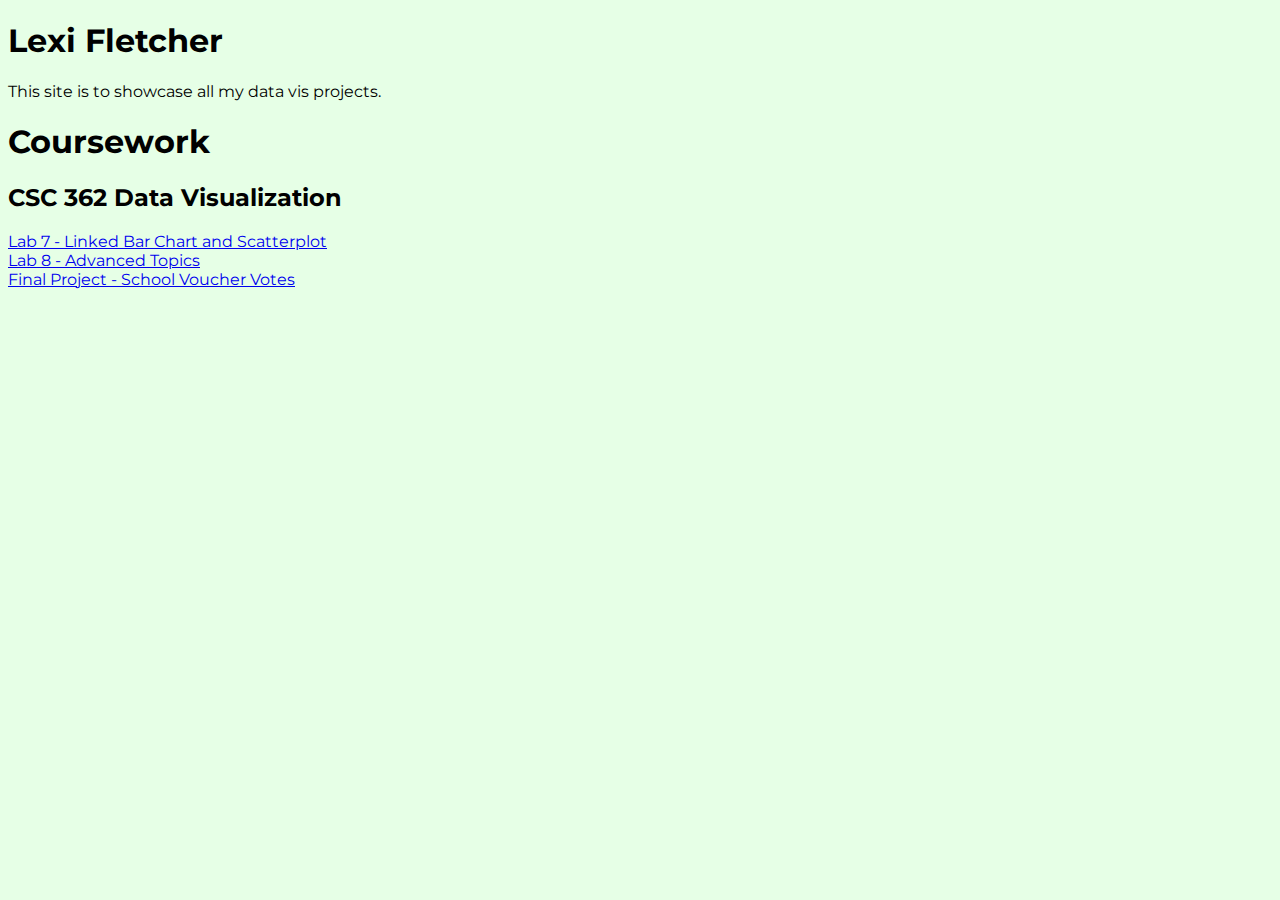
<file: index.html>
<!DOCTYPE html>
<html>
<head>
    <link href="https://fonts.googleapis.com/css2?family=Montserrat:ital,wght@0,100..900;1,100..900&display=swap" rel="stylesheet">
    <style>
        body {
            font-family: 'Montserrat', sans-serif;
            background-color: #e6ffe6;
        }
    </style>
    <title>Lexi Fletcher</title>
</head>
<body> 
    <h1>Lexi Fletcher</h1> 
    <p>This site is to showcase all my data vis projects.</p>
    <h1>Coursework</h1>
    <h2>CSC 362 Data Visualization</h2>
    <a href="lab7/trails-skeleton/index.html" target="_blank">Lab 7 - Linked Bar Chart and Scatterplot</a>
    <br>
    <a href="lab8/index.html" target="_blank">Lab 8 - Advanced Topics</a>
    <br>
    <a href="final/index.html" target="_blank">Final Project - School Voucher Votes</a>
    <br>
    
</body>
</html>
</file>
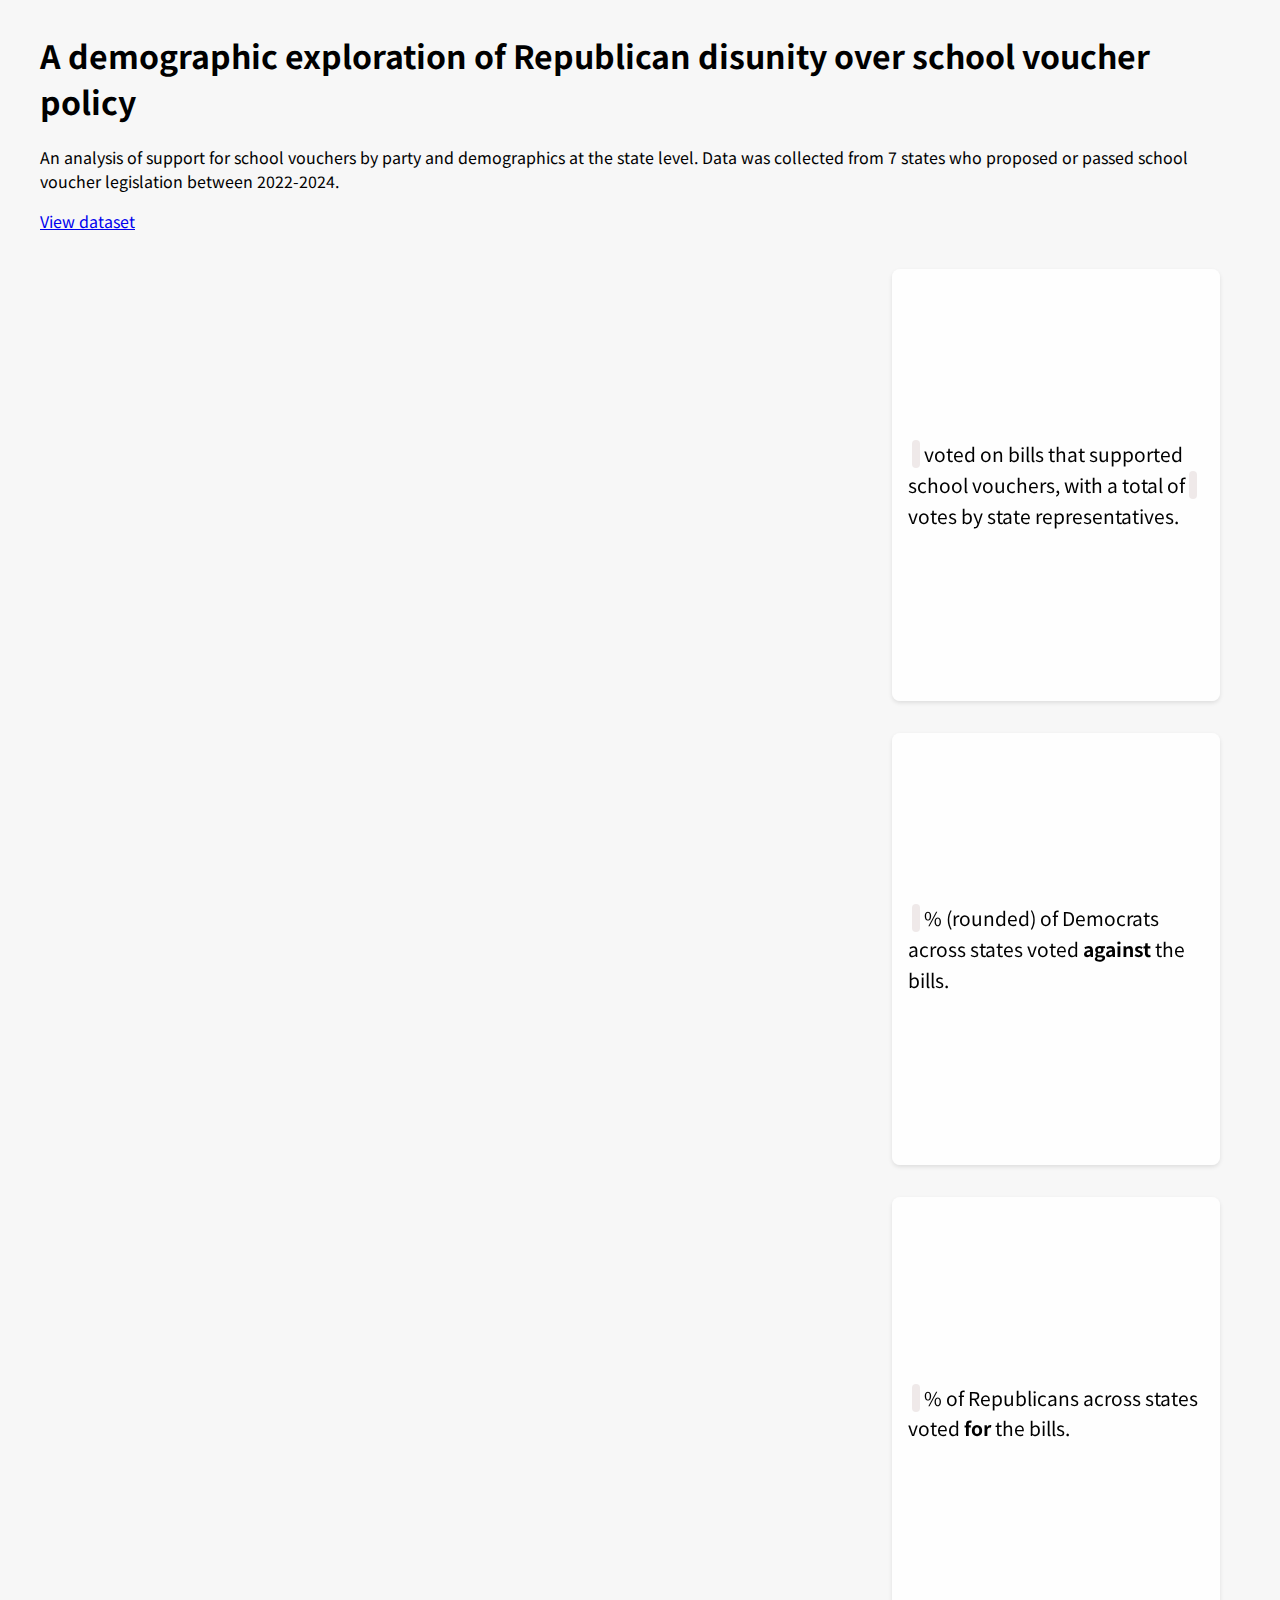
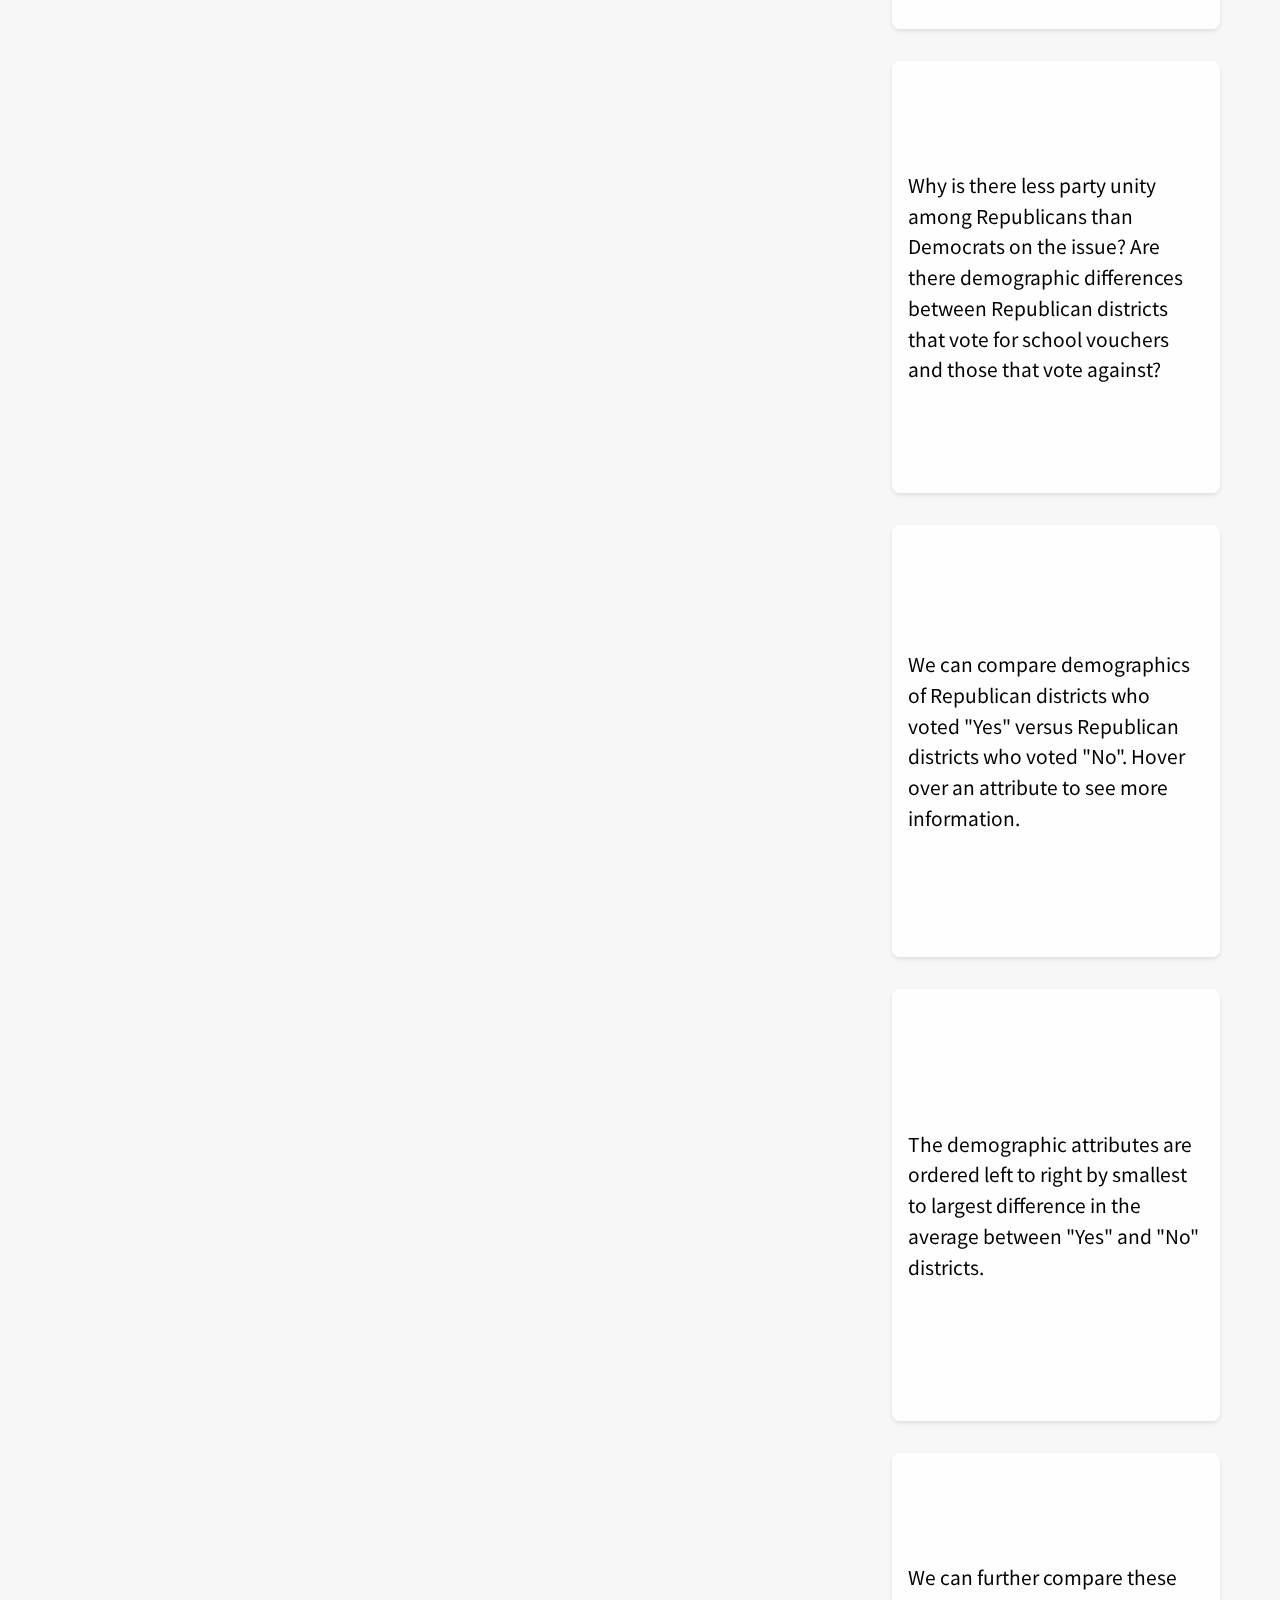
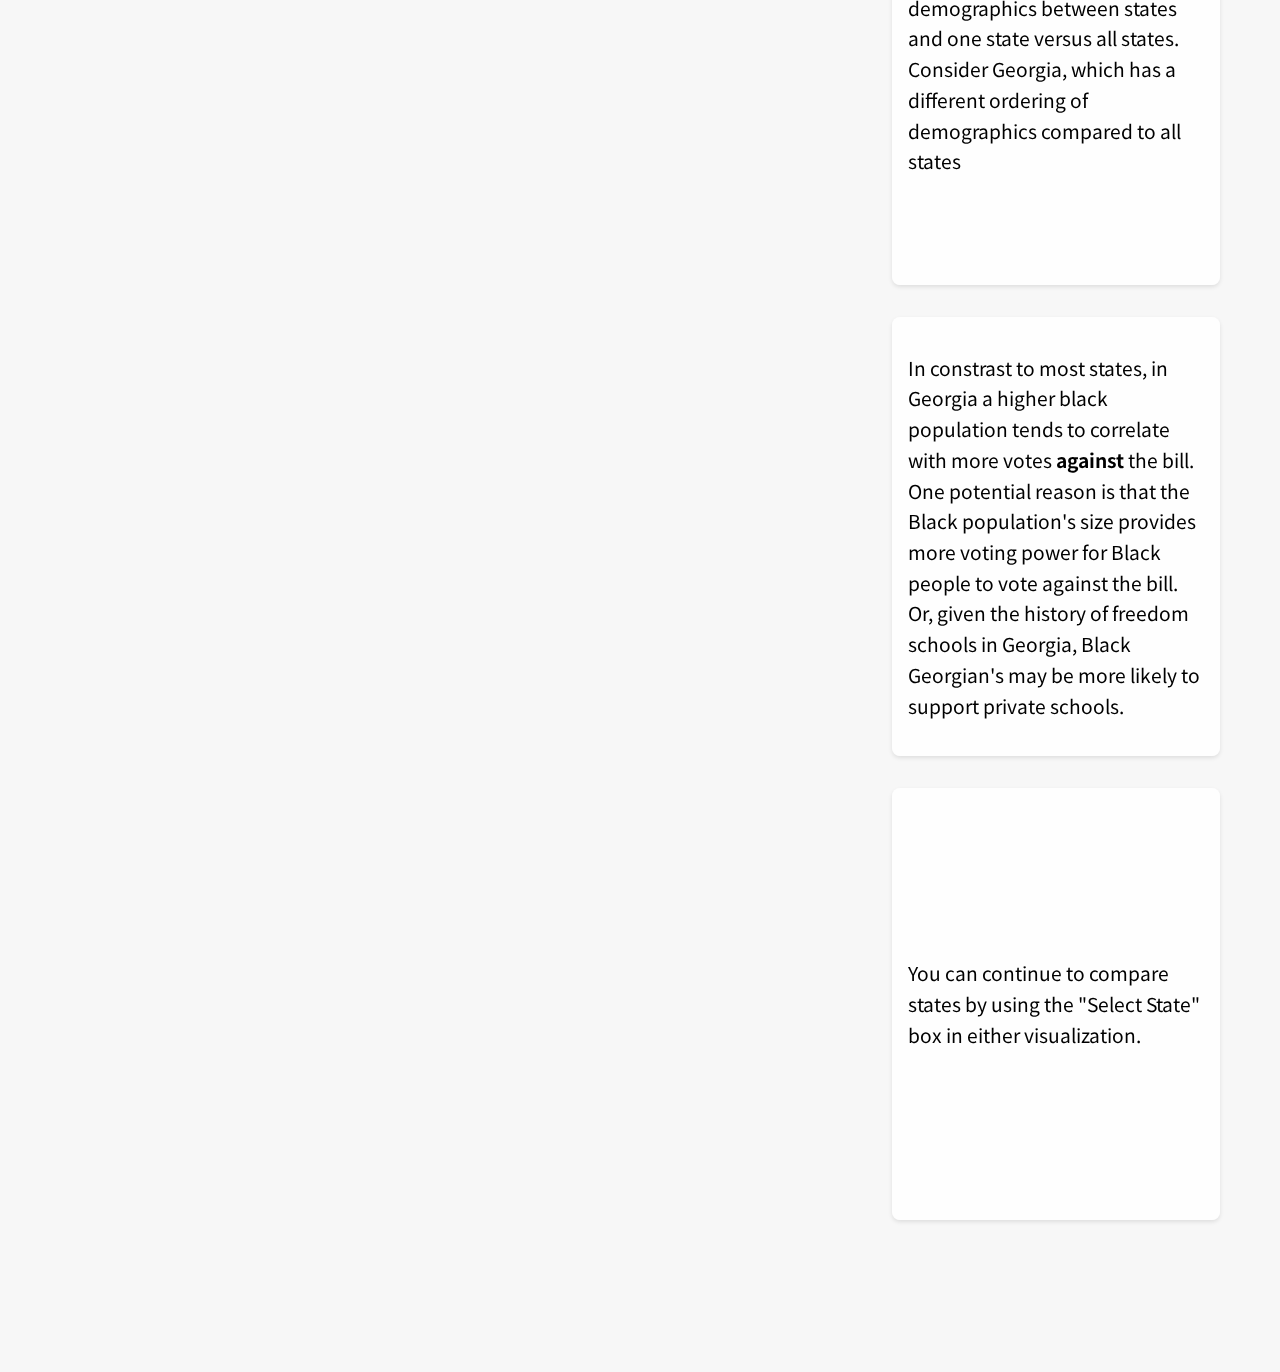
<file: final/index.html>
<!DOCTYPE html>
<html lang="en">
<head>
    <title>Voting Distribution Visualization</title>
    <link rel="icon" href="data:;base64,iVBORwOKGO=" />
    <link rel="stylesheet" href="css/style.css">
    <link href="https://fonts.googleapis.com/css2?family=Noto+Sans+JP:wght@400;500;700&display=swap" rel="stylesheet">
</head>
<body> 
    <div class="page" role="main">
        <header class="header" role="banner">
            <h1>A demographic exploration of Republican disunity over school voucher policy</h1>
            <p class="subtitle">An analysis of support for school vouchers by party and demographics at the state level. Data was collected from 7 states who proposed or passed school voucher legislation between 2022-2024.</p>
            <p><a href="data.html">View dataset</a></p>
        </header>

        <div class="container">
            <div id="vis" role="region" aria-label="Interactive visualization of voting distribution"></div>
            <div id="prose" role="complementary" aria-label="Analysis and context">
                <div class="step" id="step0" role="region" aria-label="Overview of voting statistics">
                    <p><span class="count" id="state-count" aria-label="Number of states"></span> voted on bills that supported school vouchers, with a total of <span class="count" id="assignment-count" aria-label="Total number of votes"></span> votes by state representatives.</p>
                </div>
                <div class="step" id="step1" role="region" aria-label="Democrat voting statistics">
                    <p><span class="count" id="democrat-no" aria-label="Percentage of Democrats voting against"></span>% (rounded) of Democrats across states voted <strong>against</strong> the bills.</p>
                </div>
                <div class="step" id="step2" role="region" aria-label="Republican voting statistics">
                    <p><span class="count" id="republican-yes" aria-label="Percentage of Republicans voting for"></span>% of Republicans across states voted <strong>for</strong> the bills.</p>
                </div>
                <div class="step" id="step3" role="region" aria-label="Analysis question">
                    <p> Why is there less party unity among Republicans than Democrats on the issue? Are there demographic differences between Republican districts that vote for school vouchers and those that vote against?</p>
                </div>
                <div class="step" id="step4" role="region" aria-label="Demographic comparison explanation">
                    <p>We can compare demographics of Republican districts who voted "Yes" versus Republican districts who voted "No". Hover over an attribute to see more information.</p>
                </div>
                <div class="step" id="step5" role="region" aria-label="Attribute ordering explanation">
                    <p>The demographic attributes are ordered left to right by smallest to largest difference in the average between "Yes" and "No" districts.</p>
                </div>
                <div class="step" id="step6" role="region" aria-label="State comparison explanation">
                    <p>We can further compare these demographics between states and one state versus all states. Consider Georgia, which has a different ordering of demographics compared to all states</p>
                </div>
                <div class="step" id="step7" role="region" aria-label="Georgia specific analysis">
                    <p>In constrast to most states, in Georgia a higher black population tends to correlate with more votes <strong>against</strong> the bill. One potential reason is that the Black population's size provides more voting power for Black people to vote against the bill. Or, given the history of freedom schools in Georgia, Black Georgian's may be more likely to support private schools. </p>
                </div>
                <div class="step" id="step8" role="region" aria-label="State selection instructions">
                    <p>You can continue to compare states by using the "Select State" box in either visualization.</p>
                </div>
            </div>
        </div>
    </div>

    <script src="https://d3js.org/d3.v7.min.js"></script>
    <script src="js/stacked-barchart.js"></script>
    <script src="js/parallel-coords.js"></script>
    <script src="js/noframework.waypoints.min.js"></script>
    <script src="js/scrollerVis.js"></script>
    <script src="js/main.js"></script>
</body>
</html>
</file>
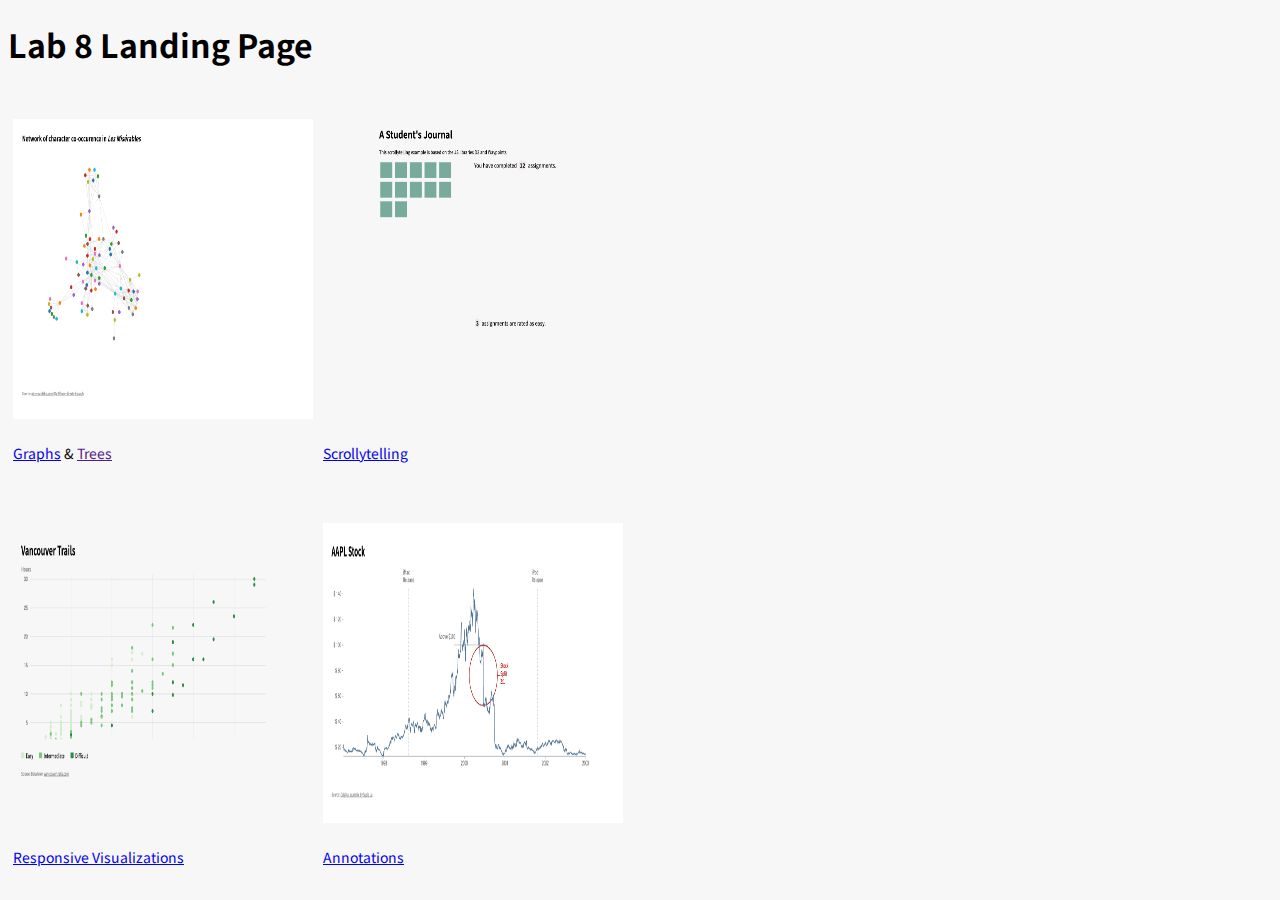
<file: lab8/index.html>
<!DOCTYPE html>
<html lang="en">
<head>
    <meta charset="UTF-8">
    <meta name="viewport" content="width=device-width, initial-scale=1.0">
    <title>Lab 8</title>
    <link rel="stylesheet" href="css/style.css">
    <link href="https://fonts.googleapis.com/css2?family=Noto+Sans+JP:wght@400;500;700&display=swap" rel="stylesheet">
</head>
<body>
    <h1>Lab 8 Landing Page</h1>
    <style type="text/css">
        </style>
        <table class="tg">
        <thead>
          <tr>
            <th class="tg-0pky"><br><img src="images/graphs.png" alt="A network of Les Mis characters." width="300" height="300"></th>
            <th class="tg-0pky"><br><img src="images/scrollytelling.png" alt="A scrollyteller about class assignments." width="300" height="300"></th>
          </tr>
        </thead>
        <tbody>
          <tr>
            <td class="tg-0pky"><a href="graphs/index.html">Graphs</a> & <a href="">Trees</a></td>
            <td class="tg-0pky"><a href="scrollytelling/index.html">Scrollytelling</a></td>
          </tr>
          <tr>
            <td class="tg-0lax"></td>
            <td class="tg-0lax"></td>
          </tr>
          <tr>
            <td class="tg-0pky"><br><img src="images/responsive.png" alt="A scatterplot that responds to resizing." width="300" height="300"></td>
            <td class="tg-0pky"><br><img src="images/annotations.png" alt="A line graph showing example annotations." width="300" height="300"></td>
          </tr>
          <tr>
            <td class="tg-0pky"><a href="responsive/index.html">Responsive Visualizations</a></td>
            <td class="tg-0pky"><a href="annotations/index.html">Annotations</a></td>
          </tr>
        </tbody>
        </table>
</body>
</html>
</file>
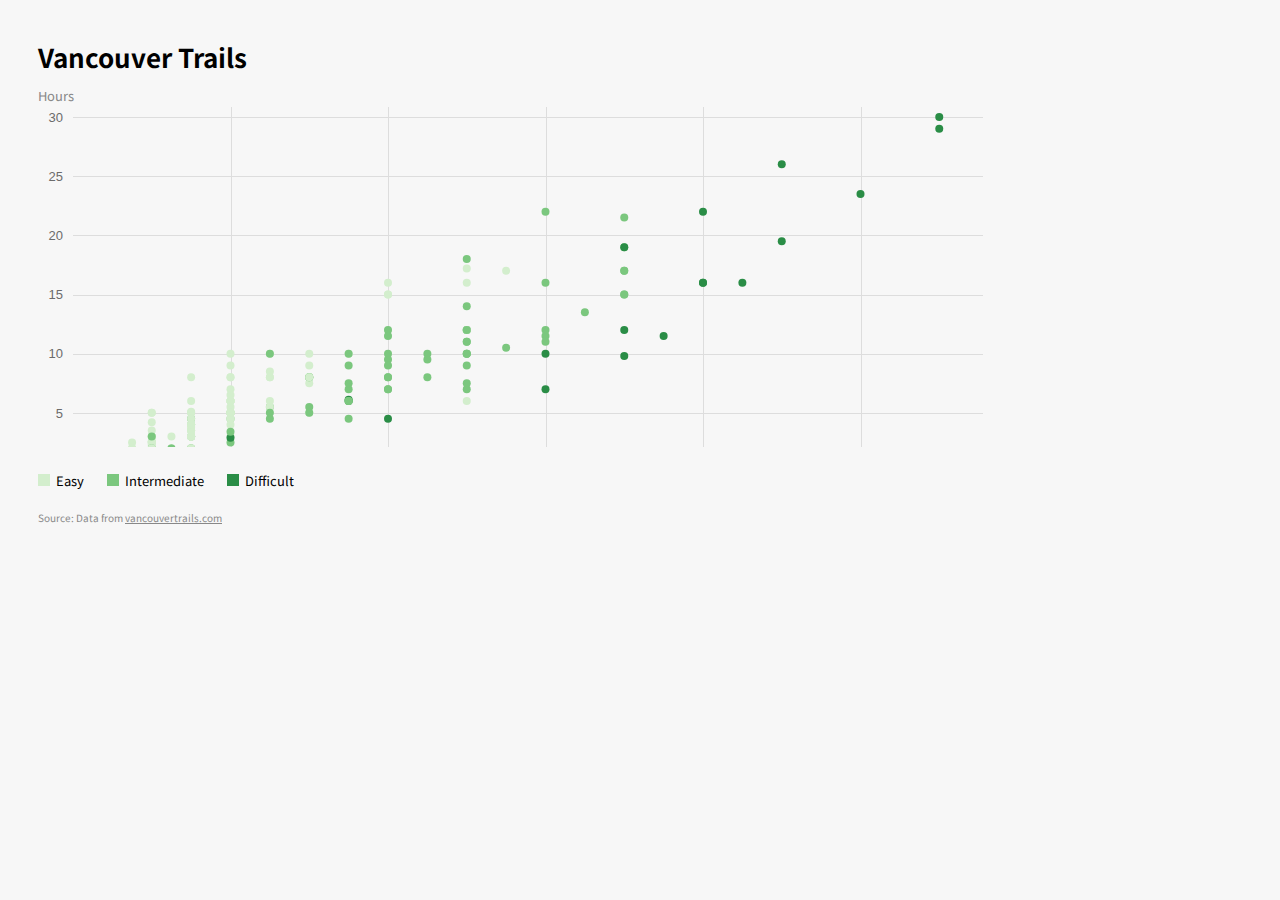
<file: responsive/index.html>
<!DOCTYPE html>
<html>
<head>
    <title>D3 Responsive Scatter Plot</title>
    <link rel="icon" href="data:;base64,iVBORwOKGO=" />
    <link rel="stylesheet" href="css/style.css">
    <link href="https://fonts.googleapis.com/css2?family=Noto+Sans+JP:wght@500;700&display=swap" rel="stylesheet">
</head>
<body> 
    <h1>Vancouver Trails</h1>
    
    <div id="scatterplot"></div>

    <ul class="legend">
        <li class="legend-btn" data-difficulty="Easy"><span class="legend-symbol"></span> Easy</li>
        <li class="legend-btn" data-difficulty="Intermediate"><span class="legend-symbol"></span> Intermediate</li>
        <li class="legend-btn" data-difficulty="Difficult"><span class="legend-symbol"></span> Difficult</li>
    </ul>

    <div class="source">
        Source: Data from <a href="https://vancouvertrails.com/trails/">vancouvertrails.com</a>
    </div>

    <div id="tooltip"></div>
    
    <script src="js/d3.v6.min.js"></script>
    <script src="js/scatterplot.js"></script>
    <script src="js/main.js"></script>
</body>
</html>
</file>
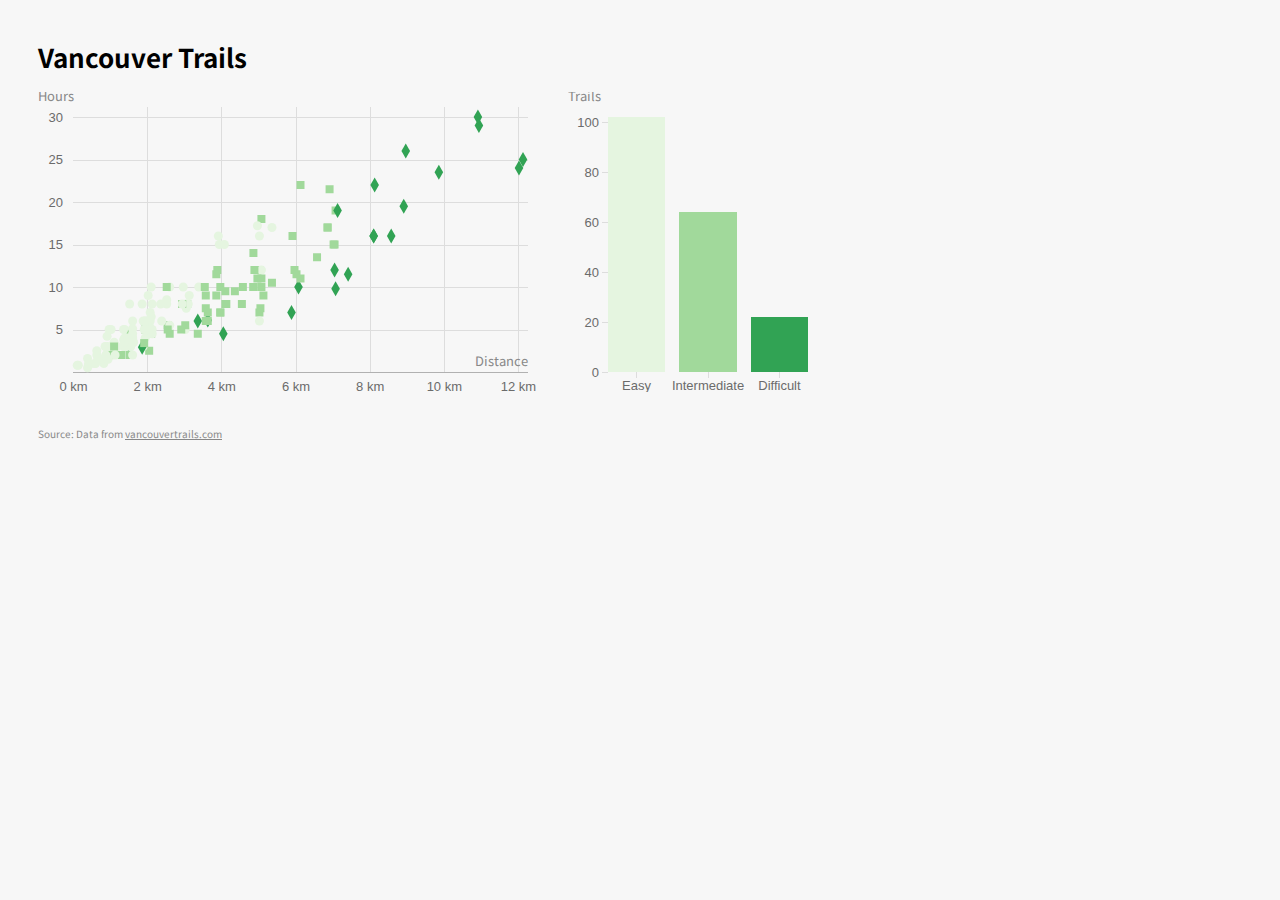
<file: lab7/trails-skeleton/index.html>
<!DOCTYPE html>
<html>
<head>
    <title>D3 Linked Charts - Basic</title>
    <link rel="stylesheet" href="css/style.css">
    <link href="https://fonts.googleapis.com/css2?family=Noto+Sans+JP:wght@500;700&display=swap" rel="stylesheet">
</head>
<body> 
    <h1>Vancouver Trails</h1>
    <!-- The wrapper div, called "container", has the display "flex" in the CSS
    to help position both divs close to each other on the page.-->
    <div class="container">

        <!-- We have two divs, one for each SVG.The class for the scatterplot div
        helps with left/right positioning-->
        <div class="margin-right"><svg id="scatterplot"></svg></div>
        <div><svg id="barchart"></svg></div>

    </div>

    <div class="source">
        Source: Data from <a href="https://vancouvertrails.com/trails/">vancouvertrails.com</a>
    </div>

    <!-- Similar tooltip code that we have used previously -->
    <div id="tooltip"></div>
    
    <!-- Order matters: we first import D3, then we use it in 
    scatterplot and barchart. We use our Scatterplot and Barchart
    objects in our main.js, so it should be last. -->
    <script src="js/d3.v6.min.js"></script>
    <script src="js/scatterplot.js"></script>
    <script src="js/barchart.js"></script>
    <script src="js/main.js"></script>
</body>
</html>
</file>
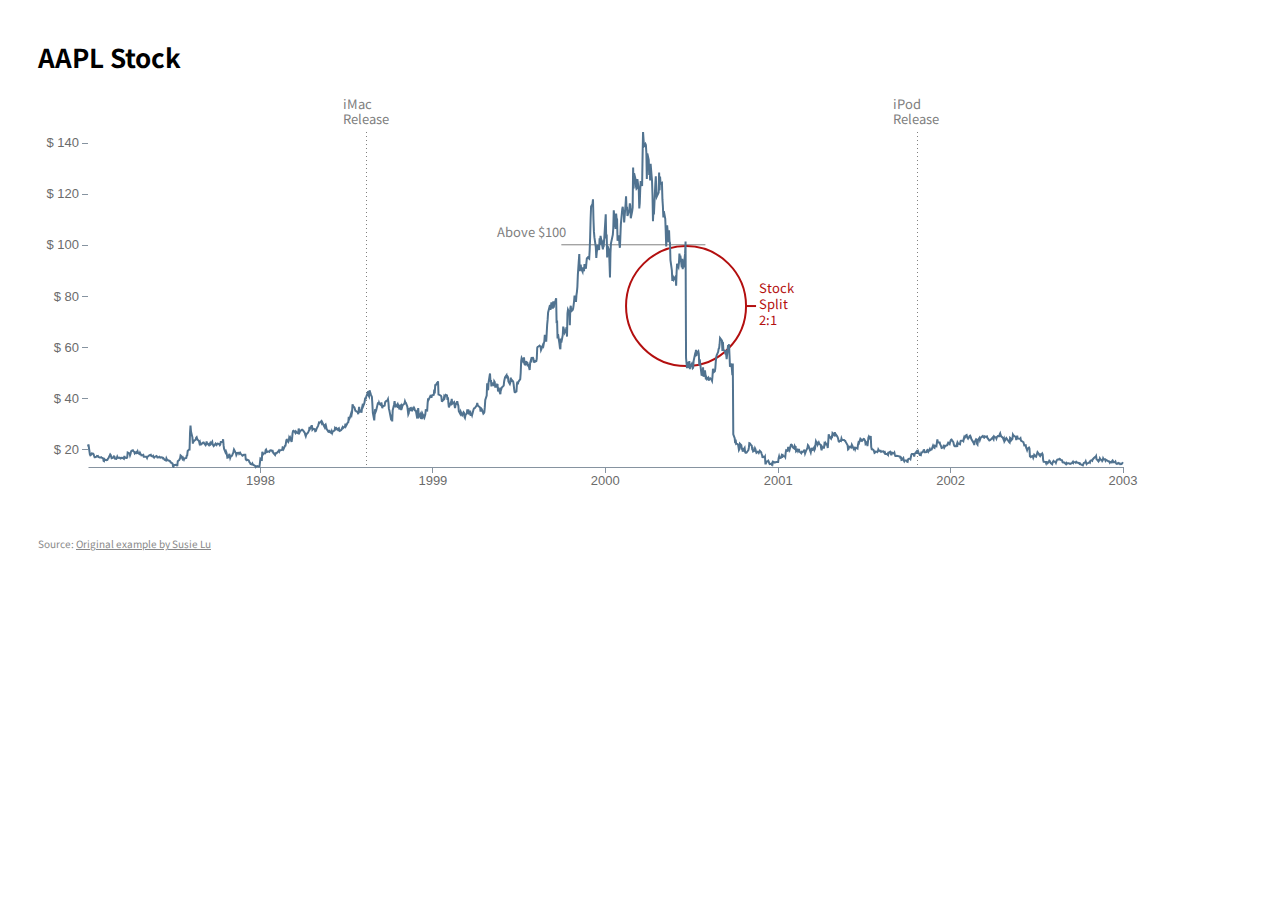
<file: lab8/annotations/index.html>
<!DOCTYPE html>
<html>
<head>
    <title>D3 Annotated Line Chart</title>
    <link rel="icon" href="data:;base64,iVBORwOKGO=" />
    <link rel="stylesheet" href="css/style.css">
    <link href="https://fonts.googleapis.com/css2?family=Noto+Sans+JP:wght@500;700&display=swap" rel="stylesheet">
</head>
<body> 
    <h1>AAPL Stock</h1>

    <svg id="chart"></svg>

    <div class="source">
        Source: <a href="https://bl.ocks.org/susielu/23dc3082669ee026c552b85081d90976">Original example by Susie Lu</a>
    </div>
    
    <script src="../js/d3.v6.min.js"></script>
    <script src="js/d3-annotation.min.js"></script>
    <script src="js/linechart.js"></script>
    <script src="js/main.js"></script>
</body>
</html>
</file>
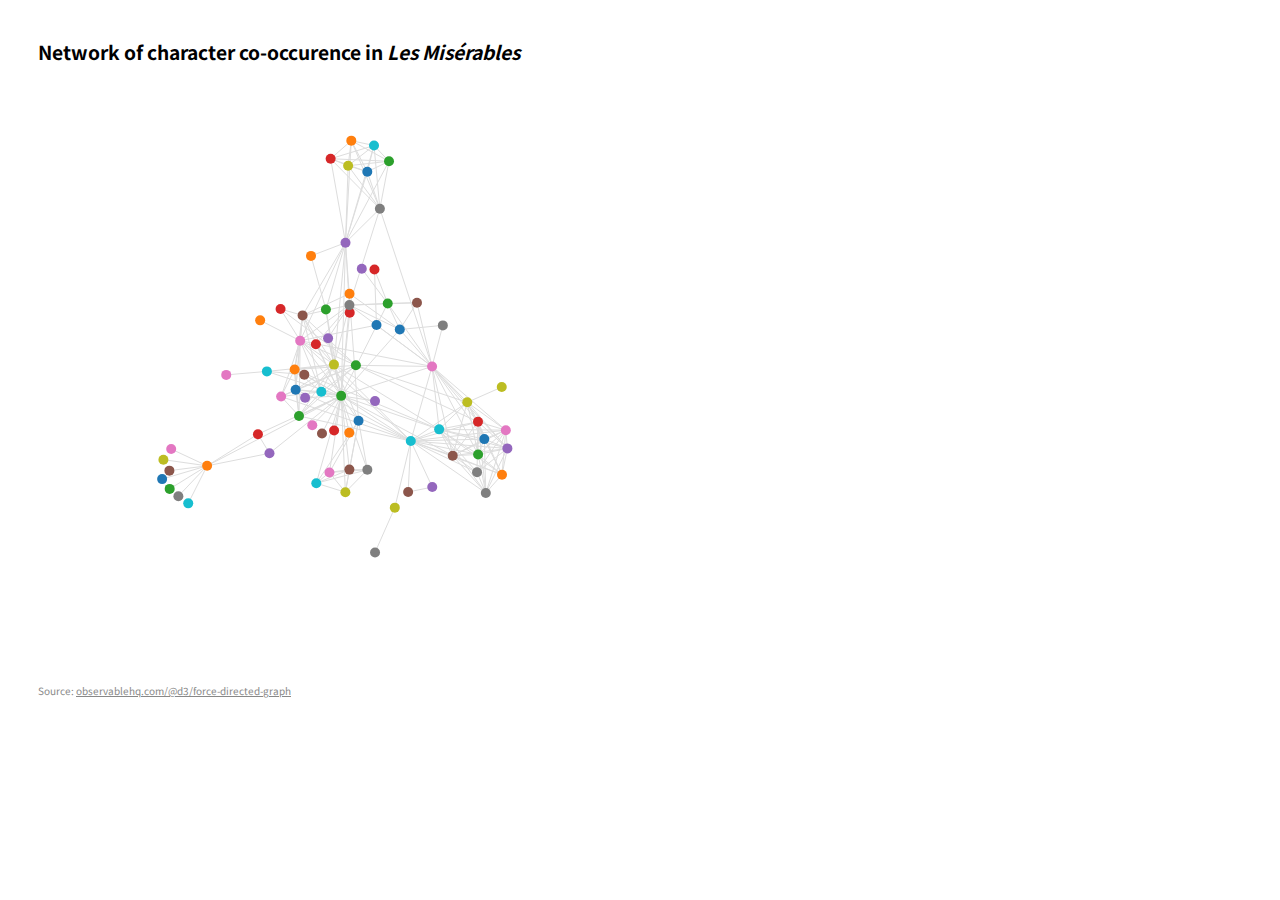
<file: lab8/graphs/index.html>
<!DOCTYPE html>
<html lang="en">
<head>
    <meta charset="UTF-8">
    <meta name="viewport" content="width=device-width, initial-scale=1.0">
    <title>Graphs and Trees</title>
    <link rel="stylesheet" href="css/style.css">
    <meta charset="UTF-8">
    <link href="https://fonts.googleapis.com/css2?family=Noto+Sans+JP:wght@500;700&display=swap" rel="stylesheet">

</head>
<body>
    <h1>Network of character co-occurence in <i>Les Misérables</i></h1>

    <div id="force-directed-graph"></div>
    <div id="name"></div>
    <div class="source">
        Source: <a href="https://observablehq.com/@d3/force-directed-graph">observablehq.com/@d3/force-directed-graph</a>
    </div>

    <script src="../js/d3.v6.min.js"></script>
    <script src="js/forceDirectedGraph.js"></script>
    <script src="js/main.js"></script>
</body>
</html>
</file>
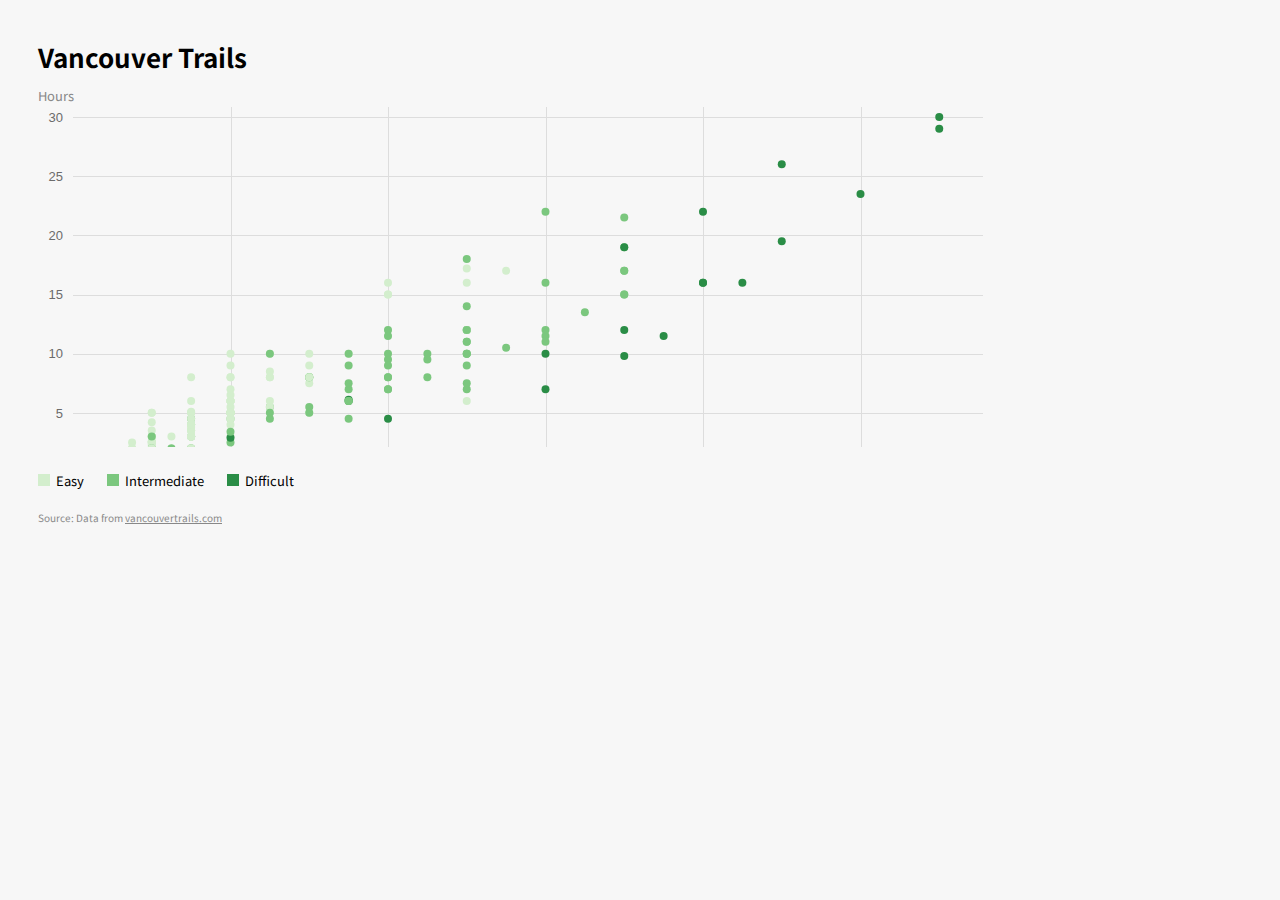
<file: lab8/responsive/index.html>
<!DOCTYPE html>
<html>
<head>
    <title>D3 Responsive Scatter Plot</title>
    <link rel="icon" href="data:;base64,iVBORwOKGO=" />
    <link rel="stylesheet" href="css/style.css">
    <link href="https://fonts.googleapis.com/css2?family=Noto+Sans+JP:wght@500;700&display=swap" rel="stylesheet">
</head>
<body> 
    <h1>Vancouver Trails</h1>
    
    <div id="scatterplot"></div>

    <ul class="legend">
        <li class="legend-btn" data-difficulty="Easy"><span class="legend-symbol"></span> Easy</li>
        <li class="legend-btn" data-difficulty="Intermediate"><span class="legend-symbol"></span> Intermediate</li>
        <li class="legend-btn" data-difficulty="Difficult"><span class="legend-symbol"></span> Difficult</li>
    </ul>

    <div class="source">
        Source: Data from <a href="https://vancouvertrails.com/trails/">vancouvertrails.com</a>
    </div>

    <div id="tooltip"></div>
    
    <script src="../js/d3.v6.min.js"></script>
    <script src="js/scatterplot.js"></script>
    <script src="js/main.js"></script>
</body>
</html>
</file>
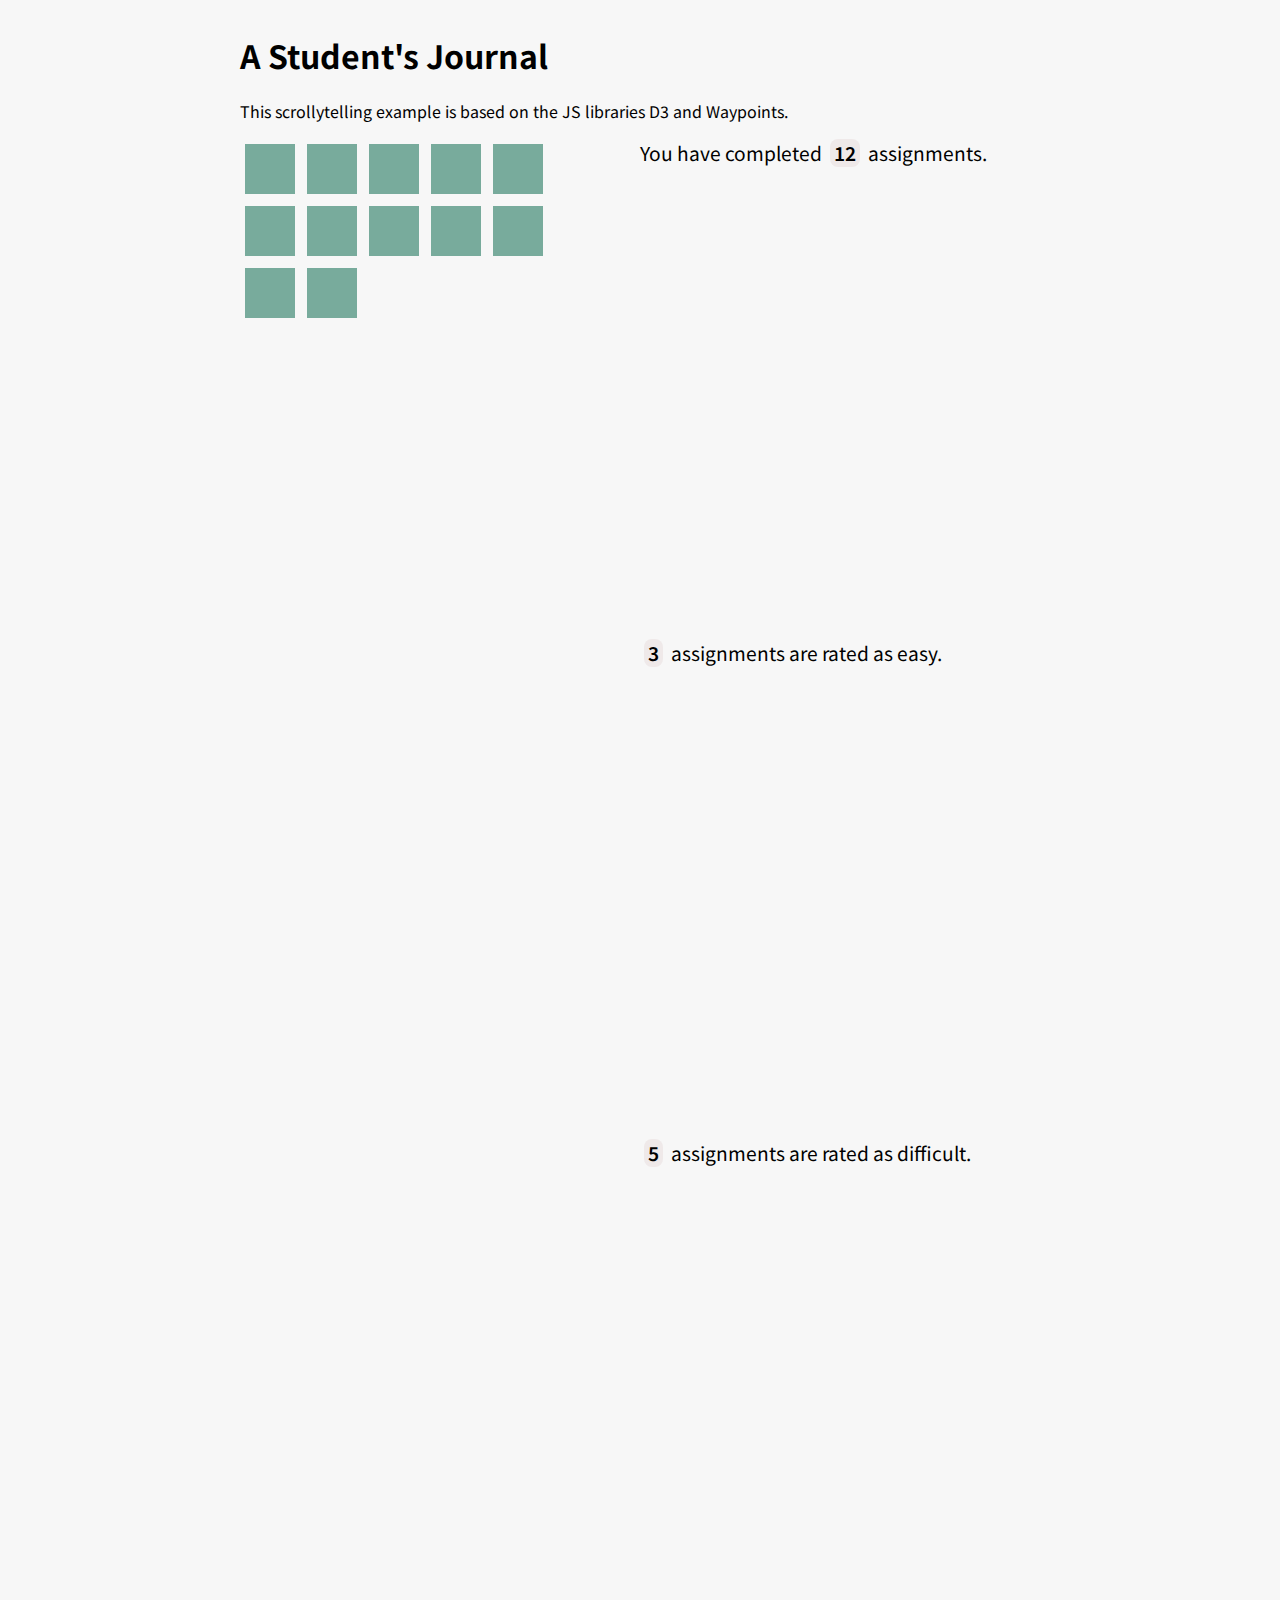
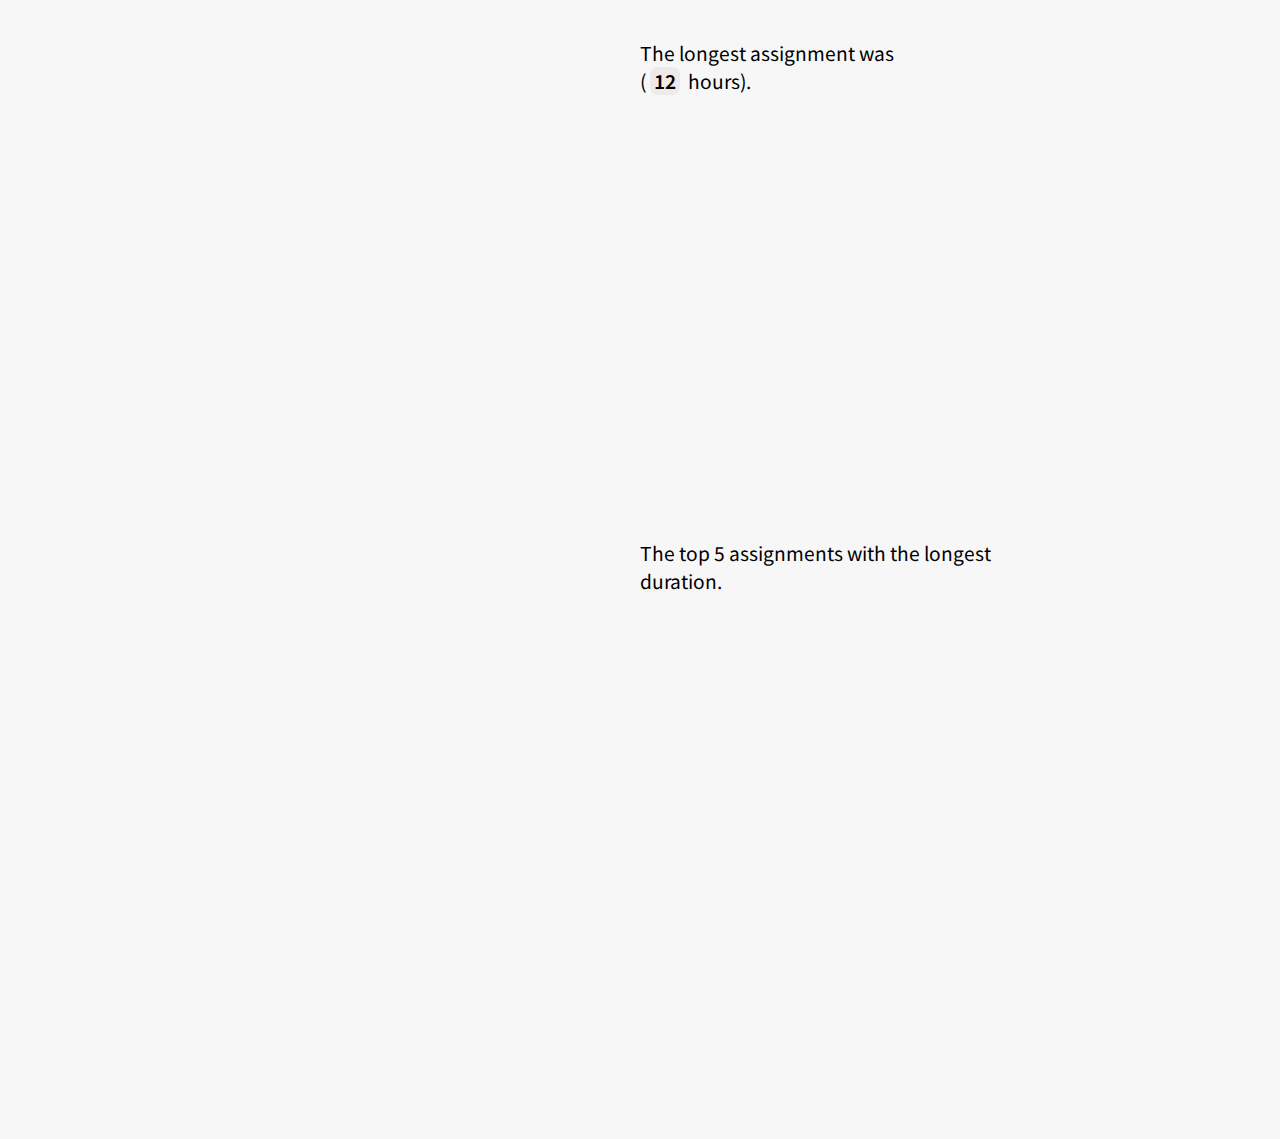
<file: lab8/scrollytelling/index.html>
<!DOCTYPE html>
<html>
<head>
    <title>Scrollytelling using D3 and Waypoints</title>
    <link rel="icon" href="data:;base64,iVBORwOKGO=" />
    <link rel="stylesheet" href="css/style.css">
    <link href="https://fonts.googleapis.com/css2?family=Noto+Sans+JP:wght@400;500;700&display=swap" rel="stylesheet">
</head>
<body> 
    <div class="page">
        <h1>A Student's Journal</h1>

        <p>This scrollytelling example is based on the JS libraries D3 and Waypoints.</p>

        <div class="container">
            <div id="vis"></div>
            <div id="prose">
                <div class="step" id="step0">You have completed <span class="count" id="assignment-count"></span> assignments.</div>
                <div class="step" id="step1"><span class="count" id="easy-assignment-count"></span> assignments are rated as easy.</div>
                <div class="step" id="step2"><span class="count" id="difficult-assignment-count"></span> assignments are rated as difficult.</div>
                <div class="step" id="step3">The longest assignment was <i><span id="max-duration-assignmenmt"></span></i><br>(<span class="count" id="max-duration"></span> hours).</div>
                <div class="step" id="step4">The top 5 assignments with the longest duration.</div>
            </div>
        </div>
    </div>


    <script src="../js/d3.v6.min.js"></script>
    <script src="js/noframework.waypoints.min.js"></script>
    <script src="js/scrollerVis.js"></script>
    <script src="js/main.js"></script>
</body>
</html>
</file>
<file: final/css/style.css>
body {
  font-family: 'Noto Sans JP', sans-serif;
  font-size: 16px;
  font-weight: 400;
  background: #f7f7f7;
}

.page {
  margin: 2rem auto;
  max-width: 1200px;
}

.container {
  position: relative;
  margin-bottom: 100px;
  display: flex;
  gap: 2rem;
  align-items: flex-start;
}

#vis {
  position: sticky;
  top: 2rem;
  width: 800px;
  height: 400px;
  flex-shrink: 0;
  z-index: 1;
}

#prose {
  flex-grow: 1;
  padding: 20px;
  position: relative;
}

#prose .step {
  min-height: 400px;
  display: flex;
  align-items: center;
  margin-bottom: 2rem;
  padding: 1rem;
  border-radius: 8px;
  background: rgba(255, 255, 255, 0.8);
  box-shadow: 0 2px 4px rgba(0, 0, 0, 0.1);
  position: relative;
  z-index: 2;
}

.count {
  padding: 0px 4px;
  background: #efe9e9;
  font-weight: 600;
  border-radius: 8px;
  margin: 0 4px;
}

.step {
  font-size: 1.2rem;
  line-height: 1.6;
}

.axis-label {
  font-size: 14px;
  font-weight: 500;
}

.bar-label {
  font-size: 12px;
  font-weight: 500;
}

.bar {
  transition: fill 0.3s ease;
}

.bar:hover {
  opacity: 0.8;
}

.pc-line {
  transition: stroke 0.3s ease, stroke-width 0.3s ease, opacity 0.3s ease;
}

.pc-line:hover {
  stroke-width: 2;
  opacity: 0.8;
}

.pc-axis text {
  font-size: 12px;
}

.pc-axis path,
.pc-axis line {
  stroke: #999;
}

.parallel-coordinates {
  transition: opacity 0.5s ease;
}
</file>
<file: lab8/css/style.css>
body {
    font-family: 'Noto Sans JP', sans-serif;
    font-size: 16px;
    font-weight: 400;
    background: #f7f7f7;
  }

/* Table styling */
.tg  {
    border-collapse:collapse;
    border-spacing:0;
}

.tg td {
    font-size:14px;
    overflow:hidden;
    padding:10px 5px;
    word-break:normal;
}
.tg th{ 
    font-size:14px;
    font-weight:normal;
    overflow:hidden;
    padding:10px 5px;
    word-break:normal;
}
.tg .tg-0pky{
    border-color:inherit;
    text-align:left;
    vertical-align:top;
}
.tg .tg-sxqf{
    border-color:inherit;
    font-family:inherit;
    text-align:left;
    vertical-align:top;
}
.tg .tg-0lax{
    text-align:left;
    vertical-align:top;
}
</file>
<file: responsive/css/style.css>
body {
    font-family: 'Noto Sans JP', sans-serif;
    font-size: 13px;
    padding: 30px;
    background: #f7f7f7;
  }
  
  h1 {
    margin-top: 0;
  }
  

  
  .source {
    font-size: 10px;
    color: #888;
  }
  .source a {
    color: #888;
  }
  
  /* Marks */
  .point:hover {
    stroke: #333;
  }
  
  /* Axes */
  .axis line {
    fill: none;
    stroke: #ddd;
    shape-rendering: crispEdges;
  }
  .axis text {
    font-size: 13px;
    fill: #6b6b6b;
  }
  .axis-title {
    font-size: 13px;
    fill: #888;
  }
  .y-axis .tick:first-child line {
    stroke: #b1b1b1;
  }
  .y-axis .tick:first-child text {
    display: none;
  }
  .x-axis .tick:first-child line {
    display: none;
  }
  .axis path {
    display: none;
  }
  
  /* Legend */
  .legend {
    margin: 20px 0;
    list-style: none;
    padding: 0;
  }
  .legend-btn {
    display: inline-block;
    margin: 0 20px 0 0;
    cursor: pointer;
    transition: all ease-in-out 200ms;
  }
  .legend-btn:hover.legend-btn.inactive:hover  {
    opacity: 0.7;
  }
  .legend-btn.inactive {
    opacity: 0.5;
  }
  .legend-symbol {
    width: 12px;
    height: 12px;
    margin-right: 3px;
    display: inline-block;
  }
  .legend-btn[data-difficulty="Easy"] .legend-symbol {
    background: #d3eecd;
  }
  .legend-btn[data-difficulty="Intermediate"] .legend-symbol {
    background: #7bc77e;
  }
  .legend-btn[data-difficulty="Difficult"] .legend-symbol {
    background: #2a8d46;
  }
  
  /* Tooltip */
  #tooltip {
    position: absolute;
    display: none;
    background: #fff;
    box-shadow: 3px 3px 3px 0px rgb(92 92 92 / 0.5);
    border: 1px solid #ddd;
    font-size: 12px;
    font-weight: 500;
    padding: 8px;
    min-width: 160px;
    color: #333;
  }
  .tooltip-title {
    color: #000;
    font-size: 14px;
    font-weight: 600;
  }
  #tooltip ul {
    margin: 5px 0 0 0;
    padding-left: 20px;
  }

  #scatterplot {
    max-width: 1000px;
  }
</file>
<file: lab7/trails-skeleton/css/style.css>
body {
    font-family: 'Noto Sans JP', sans-serif;
    font-size: 13px;
    padding: 30px;
    background: #f7f7f7;
  }
  
  .container {
    display: flex;
  }
  
  .margin-right {
    margin-right: 30px;
  }
  
  h1 {
    margin-top: 0;
  }
  
  .source {
    margin-top: 30px;
    font-size: 10px;
    color: #888;
  }
  .source a {
    color: #888;
  }
  
  /* Marks */
  .point:hover {
    stroke: #333;
  }
  .bar {
    shape-rendering: crispEdges;
  }
  /* Bar Chart Filters */
  .bar:hover {
    stroke: #777;
  }
  .bar.active {
    stroke: #333;
  }

  
  
  /* Axes */
  .axis line {
    fill: none;
    stroke: #ddd;
    shape-rendering: crispEdges;
  }
  .axis text {
    font-size: 13px;
    fill: #6b6b6b;
  }
  .axis-title {
    font-size: 13px;
    fill: #888;
  }
  .y-axis .tick:first-child line {
    stroke: #b1b1b1;
  }
  .y-axis .tick:first-child text {
    display: none;
  }
  .x-axis .tick:first-child line {
    display: none;
  }
  .axis path {
    display: none;
  }
  
  
  /* Tooltip */
  #tooltip {
    position: absolute;
    display: none;
    background: #fff;
    box-shadow: 3px 3px 3px 0px rgb(92 92 92 / 0.5);
    border: 1px solid #ddd;
    font-size: 12px;
    font-weight: 500;
    padding: 8px;
    min-width: 160px;
    color: #333;
  }
  .tooltip-title {
    color: #000;
    font-size: 14px;
    font-weight: 600;
  }
  #tooltip ul {
    margin: 5px 0 0 0;
    padding-left: 20px;
  }
</file>
<file: lab8/annotations/css/style.css>
body {
    font-family: 'Noto Sans JP', sans-serif;
    font-size: 13px;
    padding: 30px;
  }
  
  h1 {
    margin-top: 0;
  }
  
  
  .source {
    margin-top: 40px;
    font-size: 10px;
    color: #888;
  }
  .source a {
    color: #888;
  }
  
  
  /* Axes */
  .axis line {
    fill: none;
    stroke: #8693a0;
    shape-rendering: crispEdges;
  }
  .axis text {
    font-size: 13px;
    fill: #6b6b6b;
  }
  .axis-title {
    font-size: 13px;
    fill: #888;
  }
  .x-axis .domain {
    stroke: #8693a0;
  }
  .y-axis .domain {
    display: none;
  }
  
  .chart-line {
    fill: none;
    stroke: #517390;
    stroke-width: 2px;
  }
  
  /* Annotations */
  .annotation.anomaly path {
    stroke: #b30f0f;
    stroke-width: 2px;
  }
  .annotation.anomaly text {
    fill: #b30f0f;
  }
  .annotation.dashed .subject {
    shape-rendering: crispEdges;
    stroke-dasharray: 1,3;
  }
</file>
<file: lab8/graphs/css/style.css>
body {
    font-family: 'Noto Sans JP', sans-serif;
    font-size: 13px;
    padding: 30px;
  }
  
  h1 {
    margin-top: 0;
    font-size: 1.2rem;
  }
  
  .source {
    font-size: 10px;
    color: #888;
  }
  .source a {
    color: #888;
  }
  
  line {
    stroke: #ddd;
  }
</file>
<file: lab8/responsive/css/style.css>
body {
    font-family: 'Noto Sans JP', sans-serif;
    font-size: 13px;
    padding: 30px;
    background: #f7f7f7;
  }
  
  h1 {
    margin-top: 0;
  }
  

  
  .source {
    font-size: 10px;
    color: #888;
  }
  .source a {
    color: #888;
  }
  
  /* Marks */
  .point:hover {
    stroke: #333;
  }
  
  /* Axes */
  .axis line {
    fill: none;
    stroke: #ddd;
    shape-rendering: crispEdges;
  }
  .axis text {
    font-size: 13px;
    fill: #6b6b6b;
  }
  .axis-title {
    font-size: 13px;
    fill: #888;
  }
  .y-axis .tick:first-child line {
    stroke: #b1b1b1;
  }
  .y-axis .tick:first-child text {
    display: none;
  }
  .x-axis .tick:first-child line {
    display: none;
  }
  .axis path {
    display: none;
  }
  
  /* Legend */
  .legend {
    margin: 20px 0;
    list-style: none;
    padding: 0;
  }
  .legend-btn {
    display: inline-block;
    margin: 0 20px 0 0;
    cursor: pointer;
    transition: all ease-in-out 200ms;
  }
  .legend-btn:hover.legend-btn.inactive:hover  {
    opacity: 0.7;
  }
  .legend-btn.inactive {
    opacity: 0.5;
  }
  .legend-symbol {
    width: 12px;
    height: 12px;
    margin-right: 3px;
    display: inline-block;
  }
  .legend-btn[data-difficulty="Easy"] .legend-symbol {
    background: #d3eecd;
  }
  .legend-btn[data-difficulty="Intermediate"] .legend-symbol {
    background: #7bc77e;
  }
  .legend-btn[data-difficulty="Difficult"] .legend-symbol {
    background: #2a8d46;
  }
  
  /* Tooltip */
  #tooltip {
    position: absolute;
    display: none;
    background: #fff;
    box-shadow: 3px 3px 3px 0px rgb(92 92 92 / 0.5);
    border: 1px solid #ddd;
    font-size: 12px;
    font-weight: 500;
    padding: 8px;
    min-width: 160px;
    color: #333;
  }
  .tooltip-title {
    color: #000;
    font-size: 14px;
    font-weight: 600;
  }
  #tooltip ul {
    margin: 5px 0 0 0;
    padding-left: 20px;
  }

  #scatterplot {
    max-width: 1000px;
  }
</file>
<file: lab8/scrollytelling/css/style.css>
body {
  font-family: 'Noto Sans JP', sans-serif;
  font-size: 16px;
  font-weight: 400;
  background: #f7f7f7;
}

.page {
  margin: 2rem auto;
  max-width: 50rem;
}

.container {
  position: relative;
  margin-bottom: 100px;
}

#vis {
  position: fixed;
  width: 400px;
}

#prose {
  margin-left: 400px;
}
#prose .step {
  height: 500px;
}

.count {
  padding: 0px 4px;
  background: #efe9e9;
  font-weight: 600;
  border-radius: 8px;
  margin: 0 4px;
}

.step {
  font-size: 1.2rem;
}

.chart-label {
  font-size: .7rem;
}
</file>
